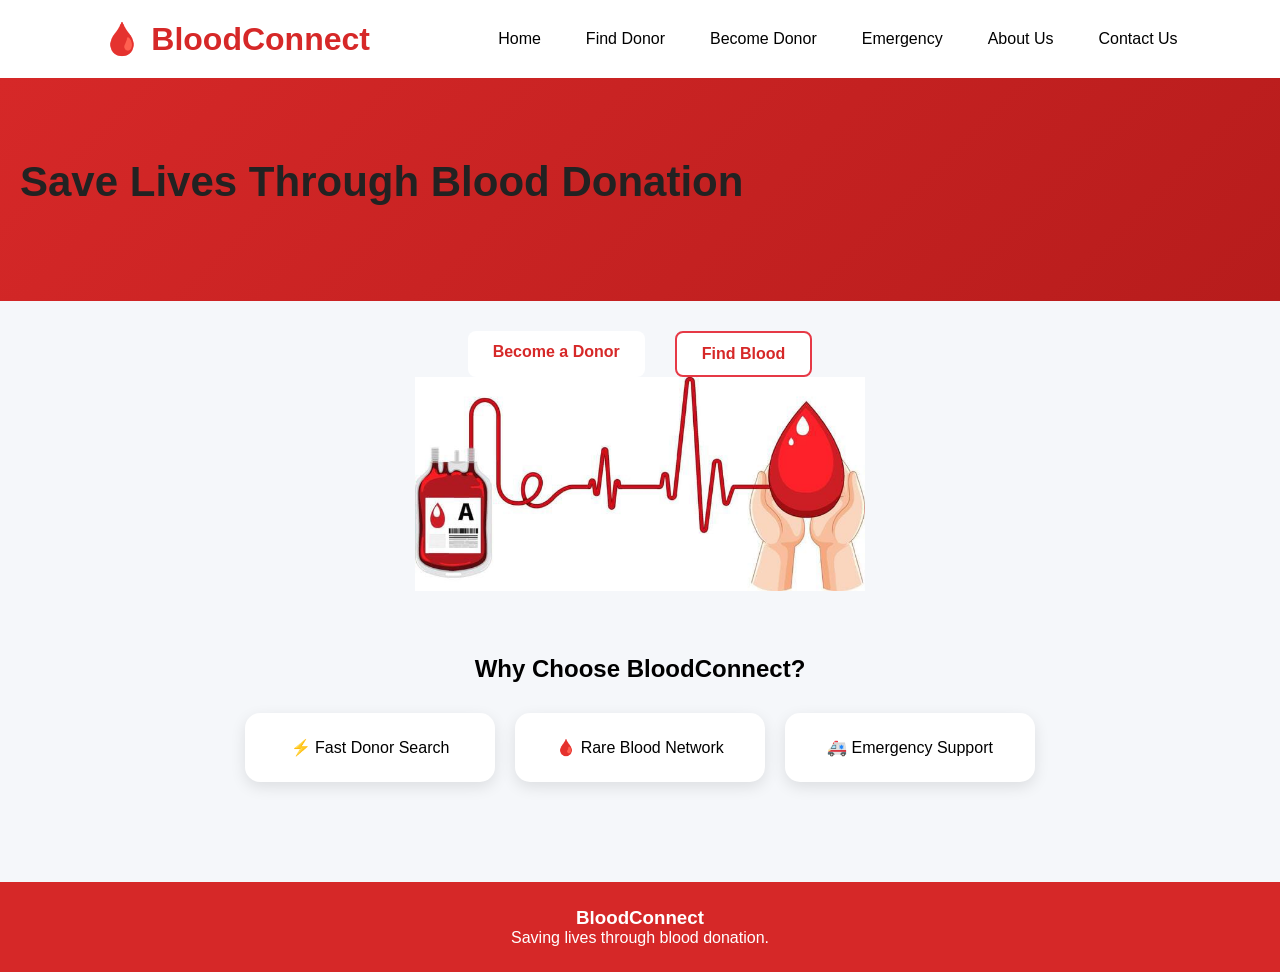
<file: index.html>
<!DOCTYPE html>
<html lang="en">
<head>
    <meta charset="UTF-8">
    <meta name="viewport" content="width=device-width, initial-scale=1.0">
    <title>BloodLink</title>

    <link rel="stylesheet" href="style.css">
</head>
<body>
<nav class="navbar">

    <div class="logo">
        🩸 BloodConnect
    </div>

    <ul class="nav-links">

        <li><a href="index.html">Home</a></li>

        <li><a href="find.html">Find Donor</a></li>

        <li><a href="register.html">Become Donor</a></li>

        <li><a href="emergency.html">Emergency</a></li>

        <li><a href="about.html">About Us</a></li>

        <li><a href="contact.html">Contact Us</a></li>

        

    </ul>

</nav>
<section class="hero">

        <h1>Save Lives Through Blood Donation</h1>
</section>


    <div class="hero-buttons">

        <a href="register.html" class="btn-red">
            Become a Donor
        </a>

        <a href="find.html" class="btn-white">
            Find Blood
        </a>

    </div>
       </section>



    

    <div class="hero-right">

        <img src="bloodi.png.jpeg" alt="Blood Donation">

    </div>

</section>
<section class="features">

    <h2>Why Choose BloodConnect?</h2>

    <div class="feature-container">

        <div class="feature-card">
            ⚡ Fast Donor Search
        </div>

        <div class="feature-card">
            🩸 Rare Blood Network
        </div>

        <div class="feature-card">
            🚑 Emergency Support
        </div>

    </div>

</section>
<footer>

    <h3>BloodConnect</h3>

    <p>Saving lives through blood donation.</p>

</footer>

</body>
</html>
</file>
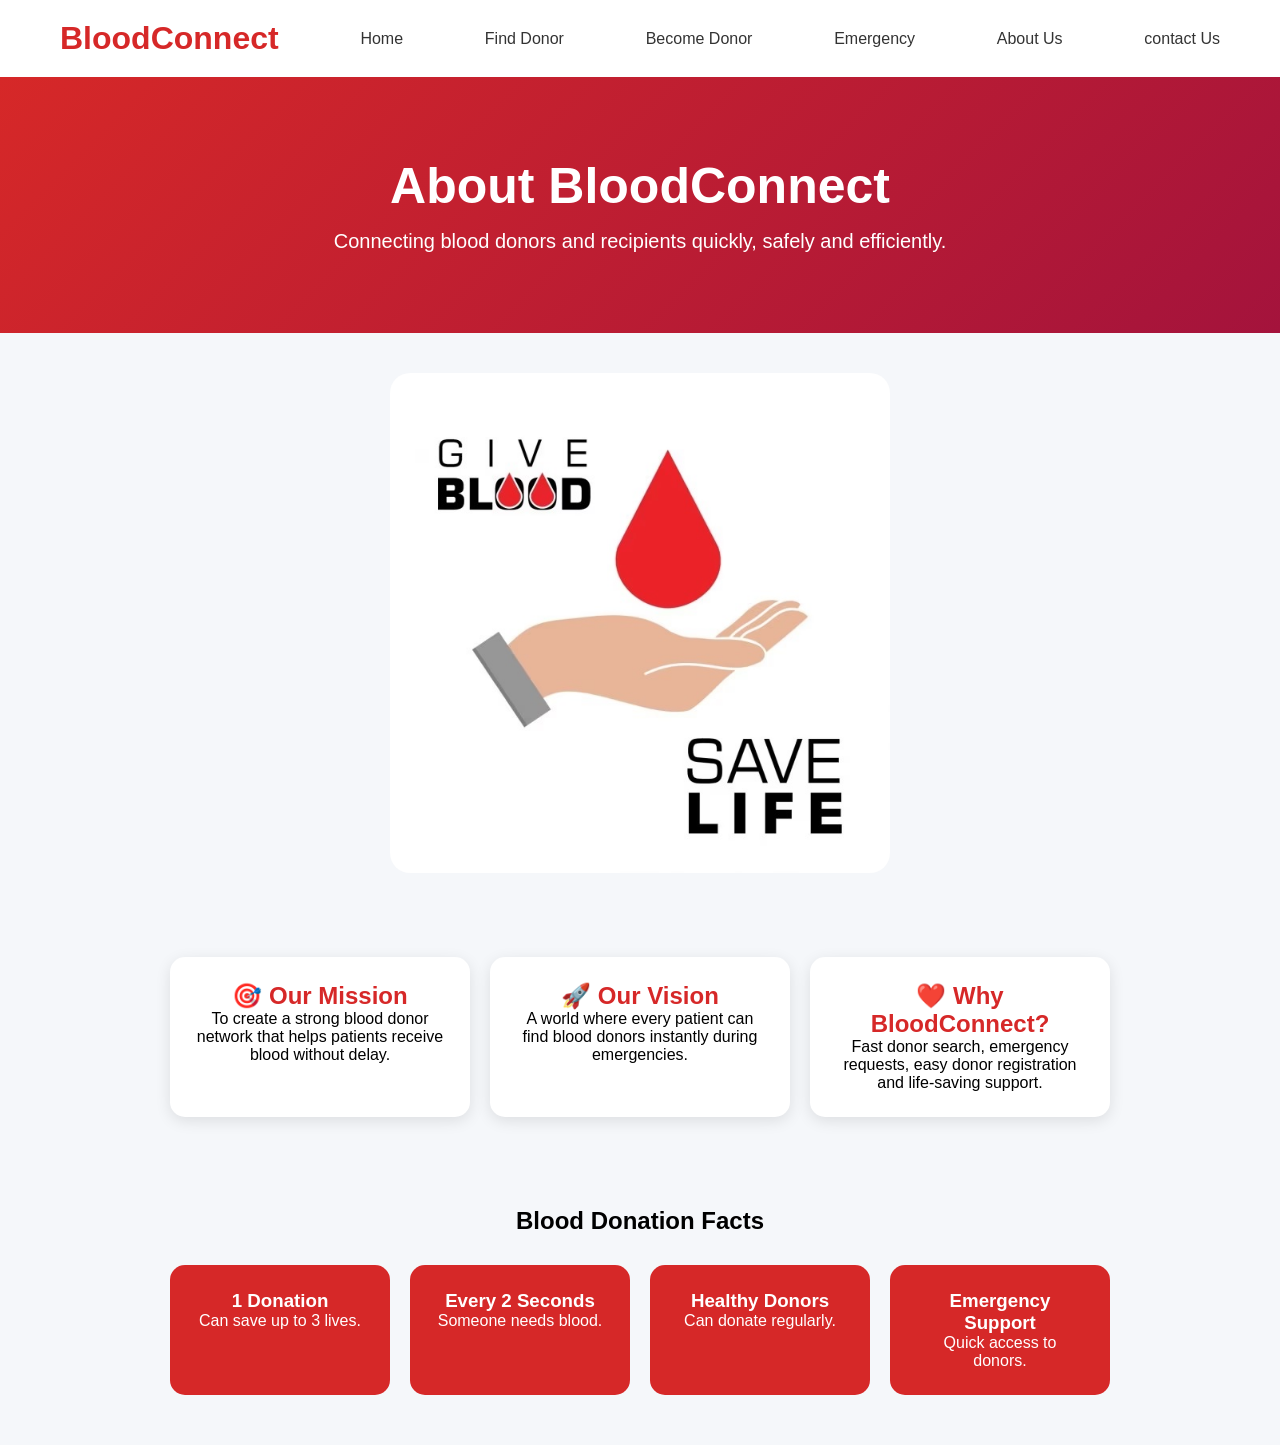
<file: about.html>
<!DOCTYPE html>
<html lang="en">
<head>
<meta charset="UTF-8">
<meta name="viewport" content="width=device-width, initial-scale=1.0">
<title>About Us - BloodConnect</title>
<link rel="stylesheet" href="style.css">
</head>
<body>

<nav>
    <div class="logo">BloodConnect</div>
    <a href="index.html">Home</a>
    <a href="find.html">Find Donor</a>
    <a href="register.html">Become Donor</a>
    <a href="emergency.html">Emergency</a>
    <a href="about.html">About Us</a>
    <a href="contact.html">contact Us</a>
  
</nav>

<section class="about-hero">

    <h1>About BloodConnect</h1>

    <p>
        Connecting blood donors and recipients quickly,
        safely and efficiently.
    </p>

</section>

<section class="about-image-section">

    <img src="about.png.jpeg" alt="Blood Donation">

</section>

<section class="about-cards">

    <div class="about-card">
        <h2>🎯 Our Mission</h2>
        <p>
            To create a strong blood donor network that helps
            patients receive blood without delay.
        </p>
    </div>

    <div class="about-card">
        <h2>🚀 Our Vision</h2>
        <p>
            A world where every patient can find blood
            donors instantly during emergencies.
        </p>
    </div>

    <div class="about-card">
        <h2>❤️ Why BloodConnect?</h2>
        <p>
            Fast donor search, emergency requests,
            easy donor registration and life-saving support.
        </p>
    </div>

</section>

<section class="facts">

    <h2>Blood Donation Facts</h2>

    <div class="fact-grid">

        <div class="fact-box">
            <h3>1 Donation</h3>
            <p>Can save up to 3 lives.</p>
        </div>

        <div class="fact-box">
            <h3>Every 2 Seconds</h3>
            <p>Someone needs blood.</p>
        </div>

        <div class="fact-box">
            <h3>Healthy Donors</h3>
            <p>Can donate regularly.</p>
        </div>

        <div class="fact-box">
            <h3>Emergency Support</h3>
            <p>Quick access to donors.</p>
        </div>

    </div>

</section>

</body>
</html>
</file>
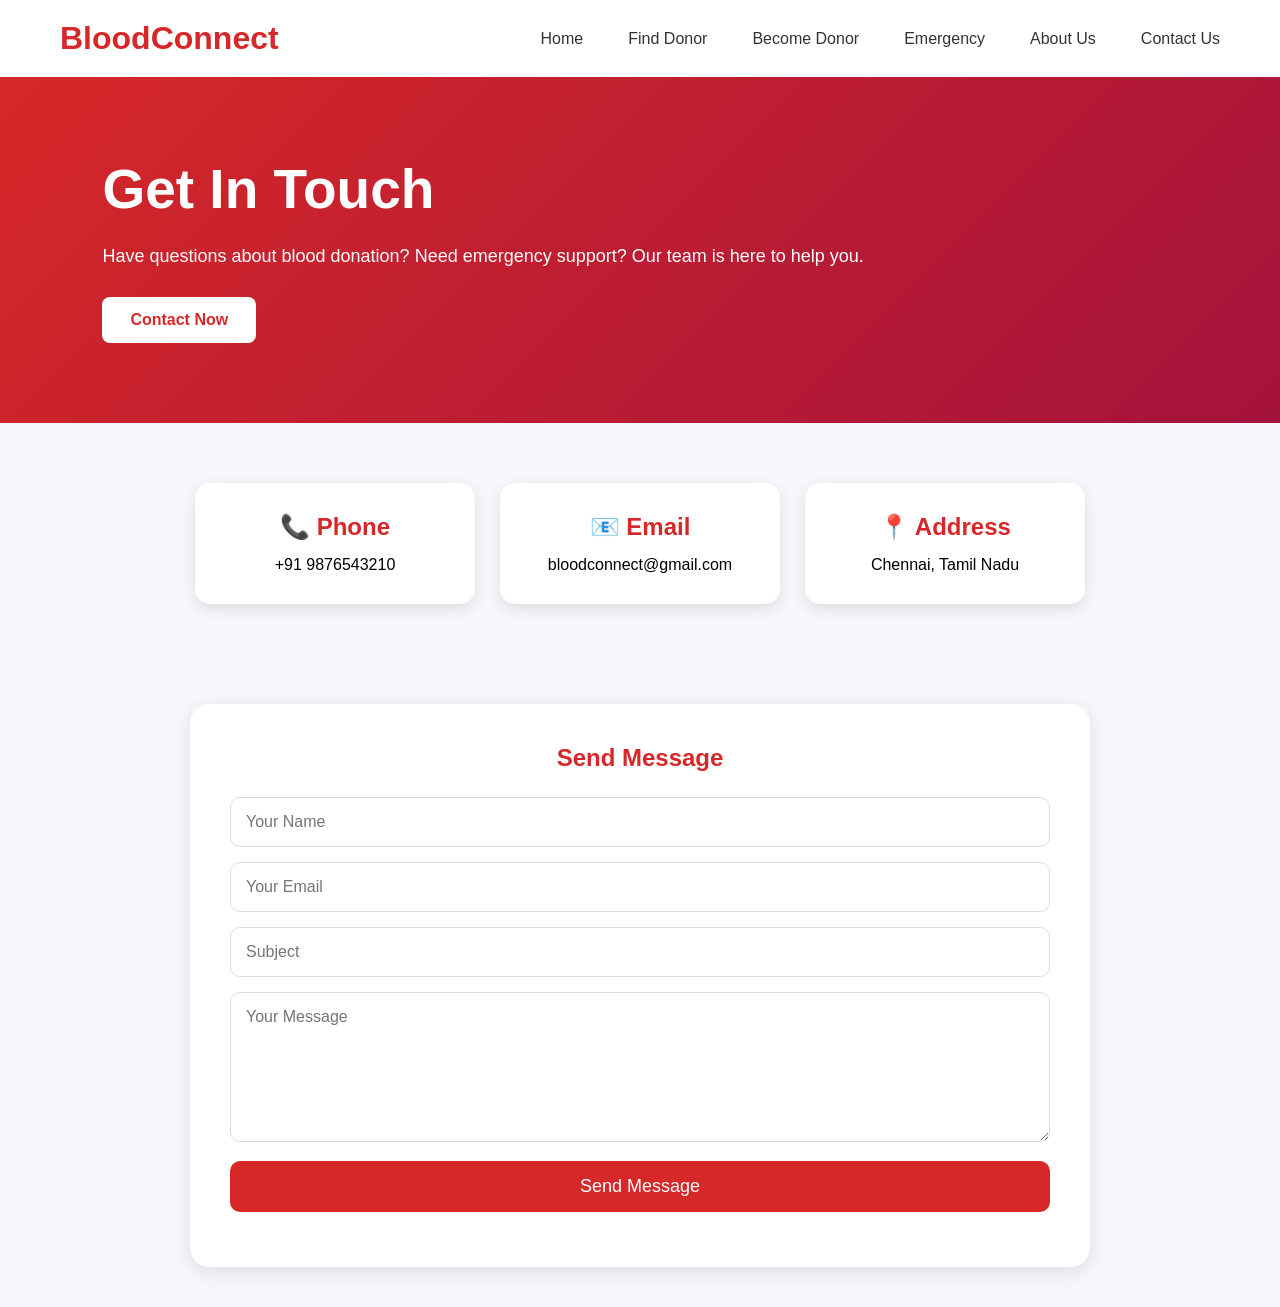
<file: contact.html>
<!DOCTYPE html>
<html lang="en">
<head>
<meta charset="UTF-8">
<meta name="viewport" content="width=device-width, initial-scale=1.0">
<title>Contact Us - BloodConnect</title>
<link rel="stylesheet" href="style.css">
</head>
<body>

<nav>
    <div class="logo">BloodConnect</div>
    <ul>
        <li><a href="index.html">Home</a></li>
        <li><a href="find.html">Find Donor</a></li>
        <li><a href="register.html">Become Donor</a></li>
        <li><a href="emergency.html">Emergency</a></li>
        <li><a href="about.html">About Us</a></li>
        <li><a href="contact.html">Contact Us</a></li>
        
    </ul>
</nav>

<section class="contact-hero">

    <div class="contact-left">
        <h1>Get In Touch</h1>

        <p>
            Have questions about blood donation?
            Need emergency support?
            Our team is here to help you.
        </p>

        <a href="#contactForm" class="contact-btn">
            Contact Now
        </a>
    </div>

    

</section>

<section class="contact-details">

    <div class="info-card">
        <h2>📞 Phone</h2>
        <p>+91 9876543210</p>
    </div>

    <div class="info-card">
        <h2>📧 Email</h2>
        <p>bloodconnect@gmail.com</p>
    </div>

    <div class="info-card">
        <h2>📍 Address</h2>
        <p>Chennai, Tamil Nadu</p>
    </div>

</section>

<section class="contact-form-section" id="contactForm">

    <h2>Send Message</h2>

    <form>

        <input type="text" placeholder="Your Name">

        <input type="email" placeholder="Your Email">

        <input type="text" placeholder="Subject">

        <textarea placeholder="Your Message"></textarea>

    <button>Send Message</button>
</div>
<p id="messageStatus"></p>

    </form>

</section>

</body>
</html>
</file>
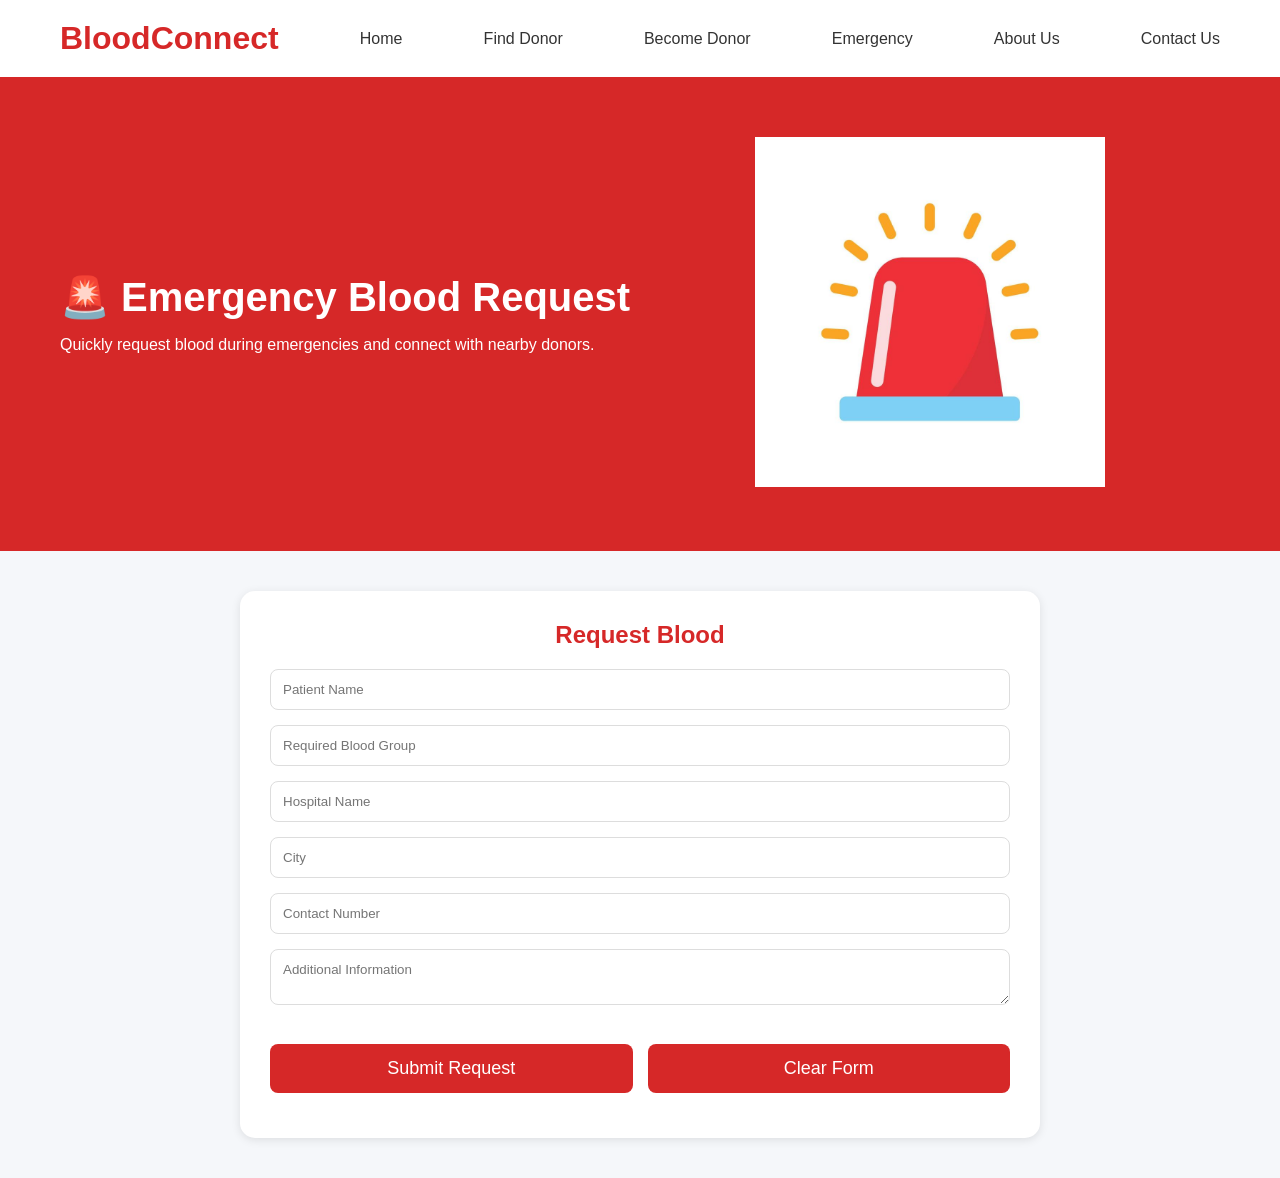
<file: emergency.html>
<!DOCTYPE html>
<html lang="en">
<head>
    <meta charset="UTF-8">
    <title>Emergency Blood Request</title>
    <link rel="stylesheet" href="style.css">
</head>
<body>

<nav>
    <div class="logo">BloodConnect</div>
    <a href="index.html">Home</a>
    <a href="find.html">Find Donor</a>
    <a href="register.html">Become Donor</a>
    <a href="emergency.html">Emergency</a>
    <a href="about.html">About Us</a>
    <a href="contact.html">Contact Us</a>
   
</nav>

<section class="emergency-hero">

    <div class="emergency-content">
        <h1>🚨 Emergency Blood Request</h1>

        <p>
            Quickly request blood during emergencies and
            connect with nearby donors.
        </p>
    </div>

    <div class="emergency-image">
        <img src="emergency.png.jpeg" alt="Emergency Blood Request">
    </div>

</section>

<section class="emergency-form">

    <h2>Request Blood</h2>

    <input type="text" id="patientName" placeholder="Patient Name">

<input type="text" id="bloodGroup" placeholder="Required Blood Group">

<input type="text" id="hospital" placeholder="Hospital Name">

<input type="text" id="city" placeholder="City">

<input type="text" id="contact" placeholder="Contact Number">

<textarea id="info" placeholder="Additional Information"></textarea>

<div class="btn-group">
    <button onclick="submitRequest()">Submit Request</button>

    <button type="button" onclick="clearForm()" class="clear-btn">
        Clear Form
    </button>
</div>
</div>
</div>


<p id="successMsg"></p>

</section>

<script src="script.js">

</script>

</body>
</html><div class="btn-group">
</file>
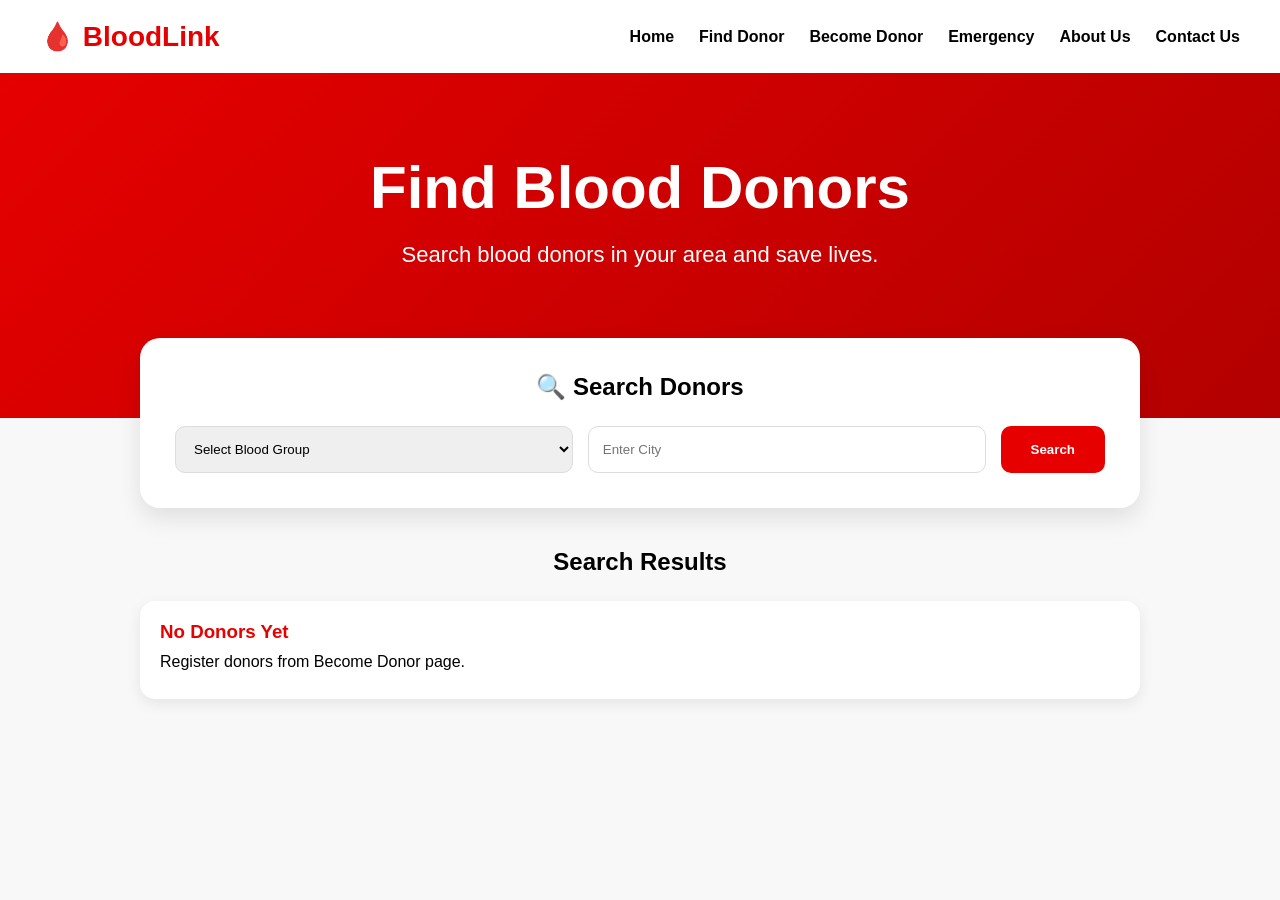
<file: find.html>
<!DOCTYPE html>
<html lang="en">
<head>
<meta charset="UTF-8">
<meta name="viewport" content="width=device-width, initial-scale=1.0">
<title>Find Donor - BloodLink</title>


<style>

*{
    margin:0;
    padding:0;
    box-sizing:border-box;
    font-family:Arial, sans-serif;
}

body{
    background:#f8f8f8;
}

/* HERO */

.hero{
    background:linear-gradient(135deg,#e60000,#b30000);
    color:white;
    text-align:center;
    padding:80px 20px 150px;
}

.hero h1{
    font-size:60px;
    margin-bottom:20px;
}

.hero p{
    font-size:22px;
}

/* SEARCH BOX */

.search-box{
    width:90%;
    max-width:1000px;
    margin:-80px auto 40px;
    background:white;
    padding:35px;
    border-radius:20px;
    box-shadow:0 10px 25px rgba(0,0,0,0.1);
}

.search-box h2{
    text-align:center;
    margin-bottom:25px;
}

.form-row{
    display:flex;
    gap:15px;
    flex-wrap:wrap;
}

.form-row input,
.form-row select{
    flex:1;
    min-width:200px;
    padding:14px;
    border:1px solid #ddd;
    border-radius:10px;
}

.form-row button{
    background:#e60000;
    color:white;
    border:none;
    padding:14px 30px;
    border-radius:10px;
    cursor:pointer;
    font-weight:bold;
}

/* RESULTS */

.results{
    width:90%;
    max-width:1000px;
    margin:auto;
}

.results h2{
    text-align:center;
    margin-bottom:25px;
}

#donor-list{
    display:grid;
    grid-template-columns:repeat(auto-fit,minmax(280px,1fr));
    gap:20px;
}

.donor-card{
    background:white;
    padding:20px;
    border-radius:15px;
    box-shadow:0 5px 15px rgba(0,0,0,0.08);
}

.donor-card h3{
    color:#e60000;
    margin-bottom:10px;
}

.donor-card p{
    margin:8px 0;
}
.navbar{
    background:white;
    padding:20px 40px;
    display:flex;
    justify-content:space-between;
    align-items:center;
}

.logo{
    color:#e60000;
    font-size:28px;
    font-weight:bold;
}

.navbar ul{
    list-style:none;
    display:flex;
    gap:25px;
}

.navbar a{
    text-decoration:none;
    color:black;
    font-weight:bold;
}

.navbar a:hover{
    color:#e60000;
}

</style>
</head>
<body>
<nav class="navbar">

    <div class="logo">🩸 BloodLink</div>

    <ul>

        <li><a href="index.html">Home</a></li>

        <li><a href="find.html">Find Donor</a></li>

        <li><a href="register.html">Become Donor</a></li>

        <li><a href="emergency.html">Emergency</a></li>

        <li><a href="about.html">About Us</a></li>
        <li><a href="contact.html">Contact Us</a></li>
        
        
        
        
       



    </ul>

</nav>
<section class="hero">
    <h1>Find Blood Donors</h1>
    <p>Search blood donors in your area and save lives.</p>
</section>

<div class="search-box">

    <h2>🔍 Search Donors</h2>

    <div class="form-row">

        <select id="searchBlood">
            <option value="">Select Blood Group</option>
            <option>A+</option>
            <option>A-</option>
            <option>B+</option>
            <option>B-</option>
            <option>AB+</option>
            <option>AB-</option>
            <option>O+</option>
            <option>O-</option>
        </select>

        <input type="text" id="searchCity" placeholder="Enter City">

        <button onclick="searchDonor()">Search</button>

    </div>

</div>

<div class="results">

    <h2>Search Results</h2>

    <div id="donor-list">

        <div class="donor-card">
            <h3>No Donors Yet</h3>
            <p>Register donors from Become Donor page.</p>
        </div>

    </div>

</div>
 

<script>

function searchDonor(){

    let blood =
    document.getElementById("searchBlood").value.toLowerCase();

    let city =
    document.getElementById("searchCity").value.toLowerCase();

    let donors =
    JSON.parse(localStorage.getItem("donors")) || [];

    let output = "";

    donors.forEach(function(donor){

        if(
           (blood==="" || donor.blood.toLowerCase()===blood)
           &&
           (city==="" || donor.city.toLowerCase().includes(city))
        ){

            output += `
            <div class="donor-card">
                <h3>${donor.name}</h3>
                <p><b>Blood Group:</b> ${donor.blood}</p>
                <p><b>City:</b> ${donor.city}</p>
                <p><b>Phone:</b> ${donor.phone}</p>
            </div>
            `;
        }
    });

    if(output===""){
        output = `
        <div class="donor-card">
            <h3>No Donors Found</h3>
            <p>Try another blood group or city.</p>
        </div>`;
    }

    document.getElementById("donor-list").innerHTML = output;
}


</script>

</body>
</html>
</file>
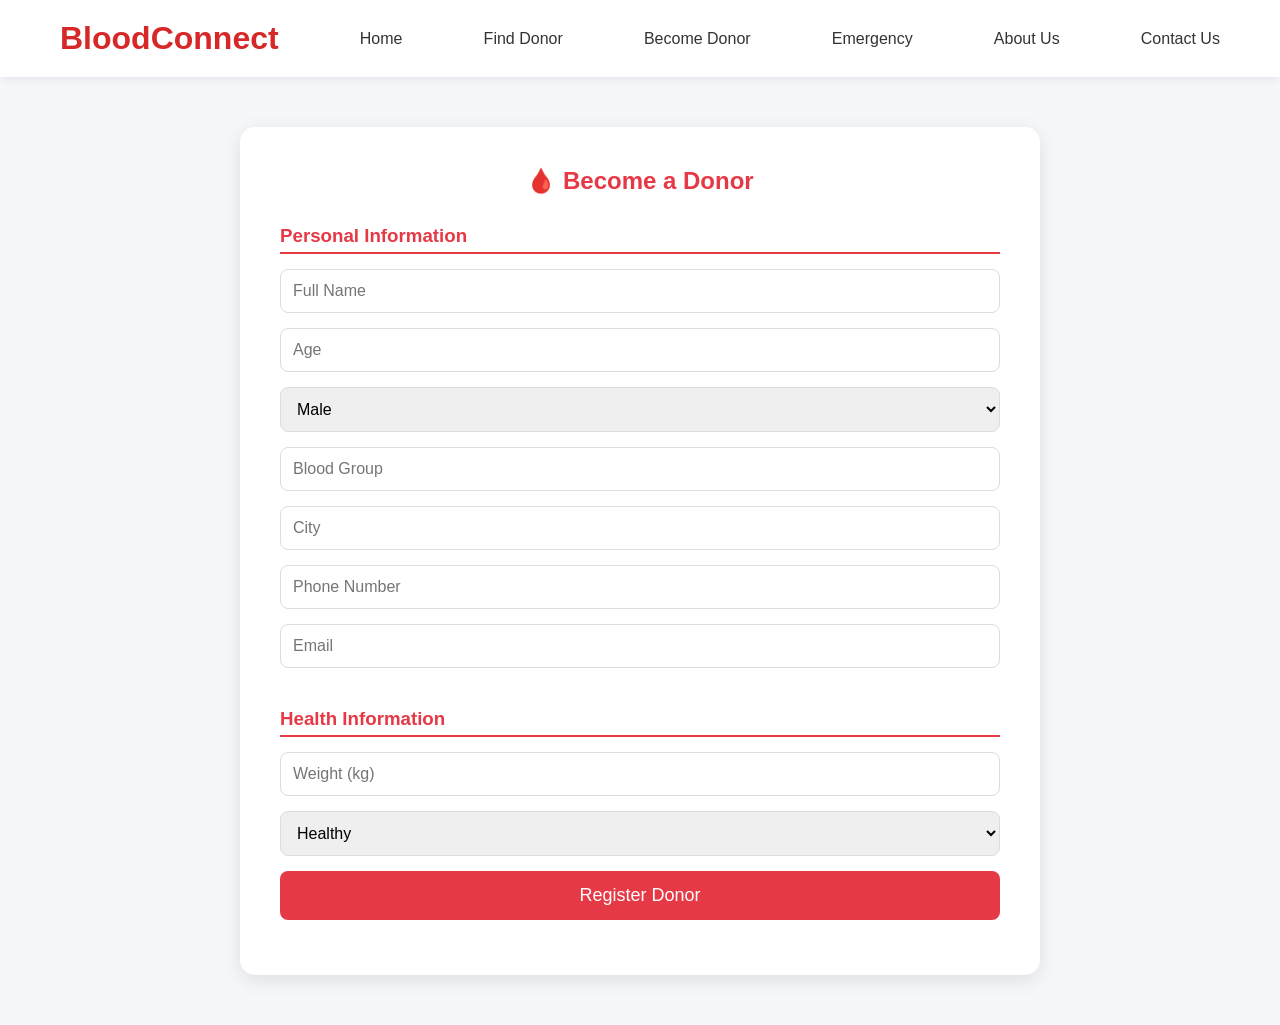
<file: register.html>
<!DOCTYPE html>
<html lang="en">
<head>
    <meta charset="UTF-8">
    <title>Become Donor</title>
    <link rel="stylesheet" href="style.css">
</head>
<body>


<nav>
    <div class="logo">BloodConnect</div>
    <a href="index.html">Home</a>
    <a href="find.html">Find Donor</a>
    <a href="register.html">Become Donor</a>
    <a href="emergency.html">Emergency</a>
    <a href="about.html">About Us</a>
<a href="contact.html">Contact Us</a>
   
   
   
</nav>

<section class="register">

    <h2>🩸 Become a Donor</h2>

<h3>Personal Information</h3>

<input type="text" id="name" placeholder="Full Name">

<input type="number" id="age" placeholder="Age">

<select id="gender">
    <option>Male</option>
    <option>Female</option>
</select>

<input type="text" id="blood" placeholder="Blood Group">

<input type="text" id="city" placeholder="City">

<input type="text" id="phone" placeholder="Phone Number">

<input type="email" id="email" placeholder="Email">

<h3>Health Information</h3>

<input type="number" id="weight" placeholder="Weight (kg)">

<select id="health">
    <option>Healthy</option>
    <option>Under Medication</option>
</select>

<button onclick="addDonor()">Register Donor</button>

<p id="msg"></p>
</section>

<script src="script.js"></script>

</body>
</html>
</file>
<file: style.css>
*{
    margin:0;
    padding:0;
    box-sizing:border-box;
}

body{
    font-family:'Poppins',sans-serif;
    background:#f8f9fa;
}

/* NAV */

nav{
    display:flex;
    justify-content:space-between;
    align-items:center;
    padding:20px 60px;
    background:white;
    box-shadow:0 2px 10px rgba(0,0,0,0.08);
}

.logo{
    font-size:24px;
    font-weight:700;
    color:#e63946;
}

ul{
    display:flex;
    gap:25px;
    list-style:none;
}

ul a{
    text-decoration:none;
    color:black;
    font-weight:500;
}

.nav-btn{
    background:#e63946;
    color:white;
    border:none;
    padding:10px 20px;
    border-radius:8px;
    cursor:pointer;
}

/* HERO */

.hero{
    text-align:center;
    padding:120px 20px;
    background:linear-gradient(to right,#fff5f5,#ffe5e5);
}

.hero-text{
    flex:1;
    min-width:300px;
}

.hero-image{
    flex:1;
    text-align:center;
}

.hero-image img{
    width:400px;
    max-width:100%;
}

.hero-text{
    flex:1;
    min-width:300px;
}

.hero-image{
    flex:1;
    text-align:center;
}

.hero-image img{
    width:400px;
    max-width:100%;
}

.hero h1{
    font-size:55px;
    color:#222;
    margin-bottom:20px;
}

.hero p{
    max-width:700px;
    margin:auto;
    font-size:18px;
    color:#555;
}

.hero-buttons{
    margin-top:30px;
}

.btn-red{
    background:#e63946;
    color:white;
    border:none;
    padding:12px 25px;
    border-radius:8px;
    margin-right:10px;
    cursor:pointer;
}

.btn-white{
    background:white;
    border:2px solid #e63946;
    color:#e63946;
    padding:12px 25px;
    border-radius:8px;
    cursor:pointer;
}

/* STATS */

.stats{
    display:flex;
    justify-content:center;
    gap:20px;
    padding:60px 20px;
    flex-wrap:wrap;
}

.card{
    background:white;
    width:220px;
    text-align:center;
    padding:30px;
    border-radius:15px;
    box-shadow:0 5px 20px rgba(0,0,0,0.08);
}

.card h2{
    color:#e63946;
}

/* WHY SECTION */

.why{
    padding:70px 20px;
    text-align:center;
}

.why h2{
    margin-bottom:40px;
}

.why-container{
    display:flex;
    justify-content:center;
    gap:20px;
    flex-wrap:wrap;
}

.why-card{
    background:white;
    width:300px;
    padding:30px;
    border-radius:15px;
    box-shadow:0 5px 20px rgba(0,0,0,0.08);
}


/* CTA */

.cta{
    text-align:center;
    background:#e63946;
    color:white;
    padding:70px 20px;
}

.cta h2{
    margin-bottom:20px;
}

/* FOOTER */

footer{
    text-align:center;
    background:#222;
    color:white;
    padding:30px;
}



<section class="search-donor">

    <h2>🔍 Find Blood Donors</h2>

    <select id="searchBlood">
        <option value="">Select Blood Group</option>
        <option value="O+">O+</option>
        <option value="A+">A+</option>
        <option value="B+">B+</option>
        <option value="AB+">AB+</option>
    </select>

    <button onclick="searchDonor()">
        Search Donor
    </button>

    <div id="donorResult"></div>

</section>
.find-hero{
    background:linear-gradient(135deg,#c1121f,#e63946);
    color:white;
    padding:80px 10%;
    display:flex;
    justify-content:space-between;
    align-items:center;
    flex-wrap:wrap;
}

.hero-content{
    flex:1;
}

.hero-content h1{
    font-size:55px;
    margin-bottom:15px;
}

.hero-content p{
    font-size:22px;
}

.hero-image{
    flex:1;
    text-align:center;
}

.hero-image img{
    width:350px;
    max-width:100%;
}






.find-hero h1{
    font-size:60px;
    margin-bottom:15px;
}

.find-hero p{
    font-size:22px;
}

.find-hero h1{
    font-size:55px;
    margin-bottom:15px;
}

.find-hero p{
    font-size:20px;
}
.search-section{
    padding:60px 20px;
    text-align:center;
}

.search-box{
    display:flex;
    justify-content:center;
    gap:15px;
    flex-wrap:wrap;
    margin-top:20px;
}

.search-box select,
.search-box input{
    padding:12px;
    width:220px;
    border:1px solid #ccc;
    border-radius:8px;
}

.search-box button{
    padding:12px 25px;
    background:#e63946;
    color:white;
    border:none;
    border-radius:8px;
    cursor:pointer;
}
.donor-list{
    padding:80px 20px;
    text-align:center;
}

.donor-container{
    display:flex;
    justify-content:center;
    gap:25px;
    flex-wrap:wrap;
    margin-top:30px;
}

.donor-card{
    width:280px;
    background:white;
    padding:25px;
    border-radius:15px;
    box-shadow:0 5px 15px rgba(0,0,0,0.1);
    transition:0.3s;
}

.donor-card:hover{
    transform:translateY(-10px);
}

.donor-card button{
    margin-top:15px;
    padding:10px 20px;
    border:none;
    background:#e63946;
    color:white;
    border-radius:8px;
    cursor:pointer;
}
*{
    margin:0;
    padding:0;
    box-sizing:border-box;
    font-family:Arial, sans-serif;
}

body{
    background:#f5f7fa;
}

/* HEADER */

header{
    background:white;
    padding:15px 8%;
    display:flex;
    justify-content:space-between;
    align-items:center;
    box-shadow:0 2px 10px rgba(0,0,0,0.1);
}

.logo{
    font-size:28px;
    font-weight:bold;
    color:#d62828;
}

nav a{
    text-decoration:none;
    color:#333;
    margin-left:20px;
    font-weight:500;
}

nav a:hover,
nav .active{
    color:#d62828;
}

/* HERO SECTION */

.hero{
    background:linear-gradient(135deg,#d62828,#ef4444);
    color:white;
    padding:60px 8%;
    display:flex;
    justify-content:space-between;
    align-items:center;
}

.hero h1{
    font-size:42px;
    margin-bottom:15px;
}

.hero p{
    font-size:18px;
    max-width:500px;
    line-height:1.6;
}

.hero-icon{
    font-size:90px;
}

/* FORM CONTAINER */

.form-container{
    width:90%;
    max-width:1100px;
    margin:40px auto;
    background:white;
    padding:35px;
    border-radius:15px;
    box-shadow:0 5px 15px rgba(0,0,0,0.1);
}

.form-container h2{
    color:#d62828;
    margin-bottom:20px;
    margin-top:15px;
}

/* GRID */

.grid{
    display:grid;
    grid-template-columns:1fr 1fr;
    gap:20px;
}

.input-box{
    display:flex;
    flex-direction:column;
}

.input-box label{
    margin-bottom:8px;
    font-weight:600;
    color:#444;
}

.input-box input,
.input-box select{
    padding:12px;
    border:1px solid #ccc;
    border-radius:8px;
    font-size:15px;
}

.input-box input:focus,
.input-box select:focus{
    outline:none;
    border-color:#d62828;
}

/* CHECKBOX */

.checkbox{
    margin-top:25px;
    display:flex;
    align-items:center;
    gap:10px;
}

.checkbox span{
    color:#444;
}

/* BUTTON */

.btn{
    width:100%;
    margin-top:25px;
    background:#d62828;
    color:white;
    border:none;
    padding:15px;
    border-radius:8px;
    font-size:18px;
    cursor:pointer;
    transition:0.3s;
}

.btn:hover{
    background:#b71c1c;
}

/* MOBILE RESPONSIVE */

@media(max-width:768px){

    header{
        flex-direction:column;
        gap:15px;
    }

    nav{
        text-align:center;
    }

    nav a{
        display:inline-block;
        margin:8px;
    }

    .hero{
        flex-direction:column;
        text-align:center;
        gap:20px;
    }

    .hero h1{
        font-size:32px;
    }

    .hero-icon{
        font-size:70px;
    }

    .grid{
        grid-template-columns:1fr;
    }

    .form-container{
        padding:20px;
    }
}
.register{
    max-width: 800px;
    margin: 50px auto;
    background: white;
    padding: 40px;
    border-radius: 15px;
    box-shadow: 0 5px 20px rgba(0,0,0,0.1);
}

.register h2{
    text-align: center;
    color: #e63946;
    margin-bottom: 30px;
}

.register input,
.register select{
    width: 100%;
    padding: 12px;
    margin-bottom: 15px;
    border: 1px solid #ddd;
    border-radius: 8px;
    font-size: 16px;
}

.register button{
    width: 100%;
    padding: 14px;
    background: #e63946;
    color: white;
    border: none;
    border-radius: 8px;
    font-size: 18px;
    cursor: pointer;
}

.register button:hover{
    background: #c1121f;
}

#msg{
    text-align: center;
    margin-top: 15px;
    font-weight: bold;
    color: green;
}
.register h3{
    color:#e63946;
    margin-top:25px;
    margin-bottom:15px;
    border-bottom:2px solid #e63946;
    padding-bottom:5px;
}
.donor-card{
    background:white;
    padding:20px;
    margin:15px 0;
    border-radius:10px;
    box-shadow:0 2px 10px rgba(0,0,0,0.1);
}
.donor-card{
    background:#fff;
    border:1px solid #ddd;
    border-radius:10px;
    padding:15px;
    margin:15px 0;
    box-shadow:0 2px 8px rgba(0,0,0,0.1);
}
.emergency-hero{
    display:flex;
    justify-content:space-between;
    align-items:center;
    padding:60px;
    background:#d62828;
    color:white;
    flex-wrap:wrap;
}

.emergency-content{
    flex:1;
    min-width:300px;
}

.emergency-content h1{
    font-size:40px;
    margin-bottom:15px;
}

.emergency-image{
    flex:1;
    text-align:center;
}

.emergency-image img{
    width:350px;
    max-width:100%;
}

.emergency-form{
    max-width:800px;
    margin:40px auto;
    background:white;
    padding:30px;
    border-radius:15px;
    box-shadow:0 2px 10px rgba(0,0,0,0.1);
}

.emergency-form h2{
    text-align:center;
    color:#d62828;
    margin-bottom:20px;
}

.emergency-form input,
.emergency-form textarea{
    width:100%;
    padding:12px;
    margin-bottom:15px;
    border:1px solid #ddd;
    border-radius:8px;
}

.emergency-form button{
    width:100%;
    padding:14px;
    background:#d62828;
    color:white;
    border:none;
    border-radius:8px;
    font-size:18px;
    cursor:pointer;
}
.about-hero{
    background: linear-gradient(135deg,#d62828,#a4133c);
    color:white;
    text-align:center;
    padding:80px 20px;
}

.about-hero h1{
    font-size:50px;
    margin-bottom:15px;
}

.about-hero p{
    font-size:20px;
}

.about-image-section{
    text-align:center;
    padding:40px;
}

.about-image-section img{
    width:500px;
    max-width:100%;
    border-radius:20px;
}

.about-cards{
    display:flex;
    gap:20px;
    justify-content:center;
    flex-wrap:wrap;
    padding:40px;
}

.about-card{
    width:300px;
    background:white;
    padding:25px;
    border-radius:15px;
    box-shadow:0 4px 15px rgba(0,0,0,0.1);
    text-align:center;
}

.about-card h2{
    color:#d62828;
}

.facts{
    text-align:center;
    padding:50px 20px;
}

.fact-grid{
    display:flex;
    gap:20px;
    justify-content:center;
    flex-wrap:wrap;
    margin-top:30px;
}

.fact-box{
    width:220px;
    background:#d62828;
    color:white;
    padding:25px;
    border-radius:15px;
}
.contact-hero{
    display:flex;
    justify-content:space-between;
    align-items:center;
    padding:80px 8%;
    background:linear-gradient(135deg,#d62828,#a4133c);
    color:white;
    flex-wrap:wrap;
}

.contact-left{
    flex:1;
    min-width:300px;
}

.contact-left h1{
    font-size:55px;
    margin-bottom:20px;
}

.contact-left p{
    font-size:18px;
    line-height:1.7;
    margin-bottom:25px;
}

.contact-btn{
    display:inline-block;
    padding:14px 28px;
    background:white;
    color:#d62828;
    text-decoration:none;
    border-radius:8px;
    font-weight:bold;
}

.contact-right{
    flex:1;
    text-align:center;
}

.contact-right img{
    width:450px;
    max-width:100%;
}

.contact-details{
    display:flex;
    justify-content:center;
    gap:25px;
    padding:60px 20px;
    flex-wrap:wrap;
}

.info-card{
    width:280px;
    background:white;
    padding:30px;
    border-radius:15px;
    text-align:center;
    box-shadow:0 5px 15px rgba(0,0,0,0.1);
}

.info-card h2{
    color:#d62828;
    margin-bottom:15px;
}

.contact-form-section{
    max-width:900px;
    margin:40px auto;
    background:white;
    padding:40px;
    border-radius:20px;
    box-shadow:0 5px 20px rgba(0,0,0,0.1);
}

.contact-form-section h2{
    text-align:center;
    color:#d62828;
    margin-bottom:25px;
}

.contact-form-section input,
.contact-form-section textarea{
    width:100%;
    padding:15px;
    margin-bottom:15px;
    border:1px solid #ddd;
    border-radius:10px;
    font-size:16px;
}

.contact-form-section textarea{
    height:150px;
}

.contact-form-section button{
    width:100%;
    padding:15px;
    background:#d62828;
    color:white;
    border:none;
    border-radius:10px;
    font-size:18px;
    cursor:pointer;
}
.navbar{
    display:flex;
    justify-content:space-between;
    align-items:center;
    padding:20px 8%;
    background:white;
}

.logo{
    font-size:32px;
    font-weight:bold;
    color:#d62828;
}

.nav-links{
    display:flex;
    list-style:none;
    gap:25px;
}

.nav-links a{
    text-decoration:none;
    color:black;
    font-weight:500;
}

.hero{
    display:flex;
    justify-content:space-between;
    align-items:center;
    padding:80px 8%;
    background:linear-gradient(135deg,#d62828,#b71c1c);
    color:white;
    flex-wrap:wrap;
}

.hero-left{
    flex:1;
    min-width:300px;
}

.hero-left h1{
    font-size:55px;
    margin-bottom:20px;
}

.hero-left p{
    font-size:20px;
    line-height:1.8;
    margin-bottom:25px;
}

.hero-right{
    flex:1;
    text-align:center;
}

.hero-right img{
    width:450px;
    max-width:100%;
}

.hero-buttons{
    display:flex;
    gap:15px;
}

.btn-red,
.btn-white{
    background:white;
    color:#d62828;
    padding:12px 25px;
    text-decoration:none;
    border-radius:8px;
    font-weight:bold;
}

.stats{
    display:flex;
    justify-content:center;
    gap:20px;
    padding:60px 20px;
    flex-wrap:wrap;
}

.stat-card{
    background:white;
    padding:25px;
    width:220px;
    text-align:center;
    border-radius:15px;
    box-shadow:0 5px 15px rgba(0,0,0,0.1);
}

.stat-card h2{
    color:#d62828;
}

.features{
    text-align:center;
    padding:60px 20px;
}

.feature-container{
    display:flex;
    justify-content:center;
    gap:20px;
    flex-wrap:wrap;
    margin-top:30px;
}

.feature-card{
    width:250px;
    background:white;
    padding:25px;
    border-radius:15px;
    box-shadow:0 5px 15px rgba(0,0,0,0.1);
}

footer{
    background:#d62828;
    color:white;
    text-align:center;
    padding:25px;
    margin-top:40px;
}
.hero{
    background:linear-gradient(135deg,#d62828,#b71c1c);
    color:white;
    text-align:center;
    padding:80px 20px;
}

.hero-content{
    text-align:center;
    padding:40px 20px;
}

.hero-content p{
    font-size:22px;
    margin-bottom:25px;
}

.hero-buttons{
    display:flex;
    justify-content:center;
    gap:20px;
}
#successMsg{
    color:green;
    font-weight:bold;
    margin-top:15px;
}
#messageStatus{
    color:green;
    font-weight:bold;
    margin-top:15px;
    text-align:center;
}
.btn-group{
    display:flex;
    gap:15px;
    margin-top:20px;
}

.btn-group button{
    flex:1;
}

.clear-btn{
    background:#666;
}

.clear-btn:hover{
    background:#444;
}
</file>
